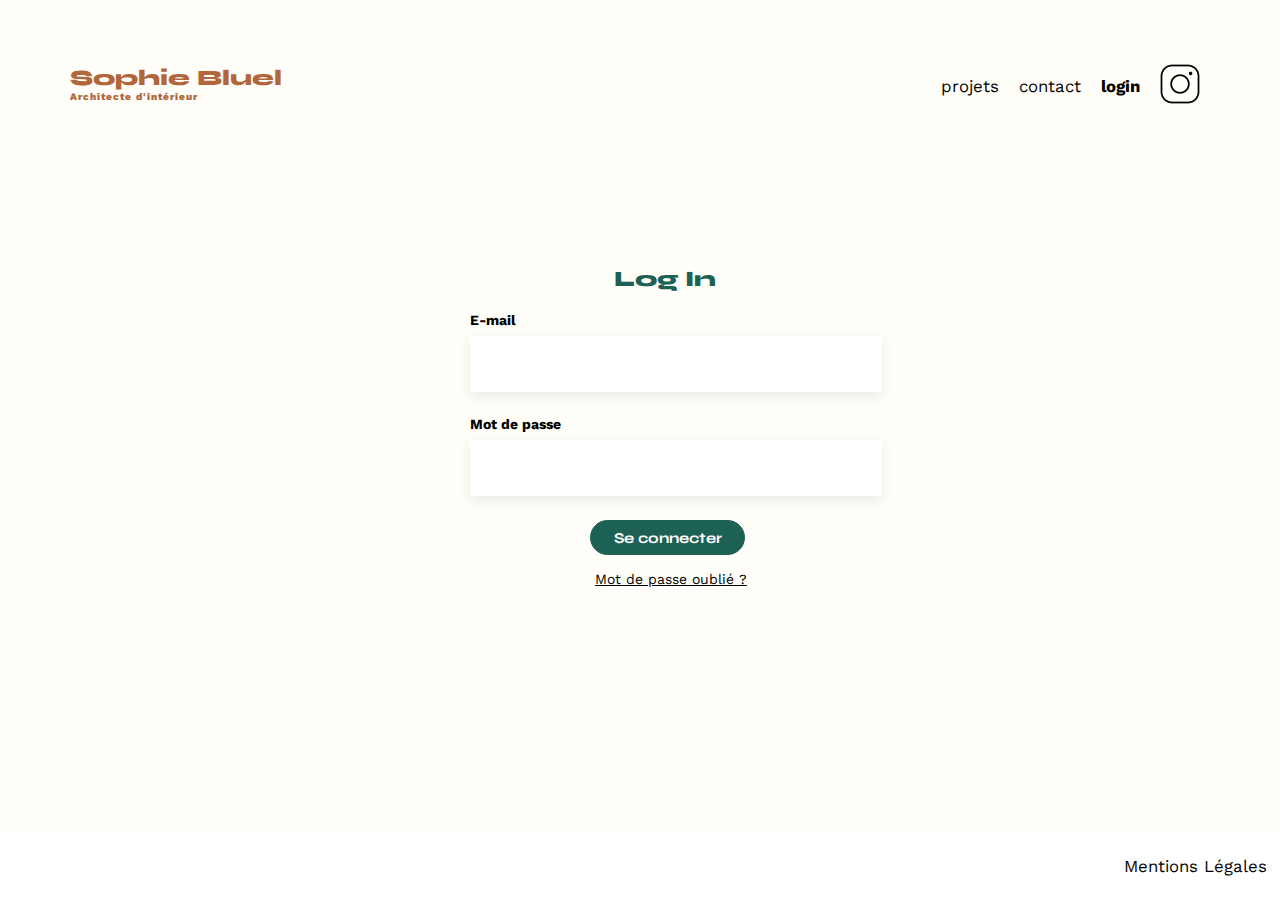
<file: FrontEnd/login.html>
<!DOCTYPE html>
<html lang="fr">

<head>
    <meta charset="UTF-8">
    <title>Login</title>
    <meta name="viewport" content="width=device-width, initial-scale=1.0">
    <link rel="preconnect" href="https://fonts.googleapis.com">
    <link rel="preconnect" href="https://fonts.gstatic.com" crossorigin>
    <link href="https://fonts.googleapis.com/css2?family=Syne:wght@700;800&family=Work+Sans&display=swap"
        rel="stylesheet">
    <meta name="description" content="">

    <link rel="stylesheet" href="./assets/login.css">
</head>

<body>

    <header>
        <h1>Sophie Bluel <span>Architecte d'intérieur</span></h1>
        <nav>
            <ul>
                <li>projets</li>
                <li>contact</li>
                <li><strong>login</strong></li>
                <li><img src="./assets/icons/instagram.png" alt="Instagram"></li>
            </ul>
        </nav>
    </header>
    <main>
        <div id="container">
            <!-- zone de connexion -->

            <form id="form" action="" method="post">
                <h1>Log In</h1>

                <label><b>E-mail</b></label>
                <input type="text" id="email" placeholder="" name="username" required>
                <br></br>
                <label><b>Mot de passe</b></label>
                <input type="password" id="password" placeholder="" name="password" required>
                <br></br>
                <input type="submit" id='submit' value='Se connecter'>
                <br></br>
                <div><a href="#">Mot de passe oublié ?</a></div>
            </form>
        </div>

    </main>

    <footer>
        <nav>
            <ul>
                <li>Mentions Légales</li>
            </ul>
        </nav>
    </footer>
    <script src="./js/login.js"></script>
</body>

</html>
</file>
<file: FrontEnd/assets/login.css>
body {
  max-width: 1140px;
  margin: auto;
  font-family: "Work Sans";
  font-size: 14px;
  background-color: #fffef8;
}

header {
  display: flex;
  justify-content: space-between;
  margin: 50px 0;
}
section {
  margin: 50px 0;
}

h1 {
  display: flex;
  flex-direction: column;
  font-family: "Syne";
  font-size: 22px;
  font-weight: 800;
  color: #b1663c;
}

h1 > span {
  font-family: "Work Sans";
  font-size: 10px;
  letter-spacing: 0.1em;
}

h2 {
  font-family: "Syne";
  font-weight: 700;
  font-size: 30px;
  color: #1d6154;
}
nav ul {
  display: flex;
  align-items: center;
  list-style-type: none;
}
nav li {
  padding: 0 10px;
  font-size: 1.2em;
}

li:hover {
  color: #b1663c;
}

.login-tab {
  display: none;
}

#container {
  width: 400px;
  margin: auto;
  margin-top: 10%;
}

form {
  width: 100%;
  padding: 30px;
}
#container h1 {
  width: 38%;
  margin: auto;
  padding-left: 40px;
  padding-bottom: 20px;
  color: #1d6154;
}

input[type="text"],
input[type="password"] {
  height: 30px;
  width: 370px;
  padding: 12px 20px;
  margin: 8px 0;
  border: 1px solid #ffffff;
  box-shadow: 0px 4px 14px rgba(0, 0, 0, 0.09);
}

input[type="submit"] {
  font-family: "syne";
  font-size: 15px;
  font-weight: 700;
  border: 1px solid #1d6154;
  padding: 0.5em 1.5em 0.5em 1.5em;
  margin-left: 120px;
  border-radius: 3em;
  background-color: #1d6154;
  color: #ffffff;
}

a {
  margin-left: 125px;
  color: black;
}

footer nav {
  display: flex;
  justify-content: flex-end;
  position: fixed;
  bottom: 0;
  left: 0;
  width: 99%;
  text-align: center;
  padding: 10px;
  background-color: #ffffff;
}
</file>
